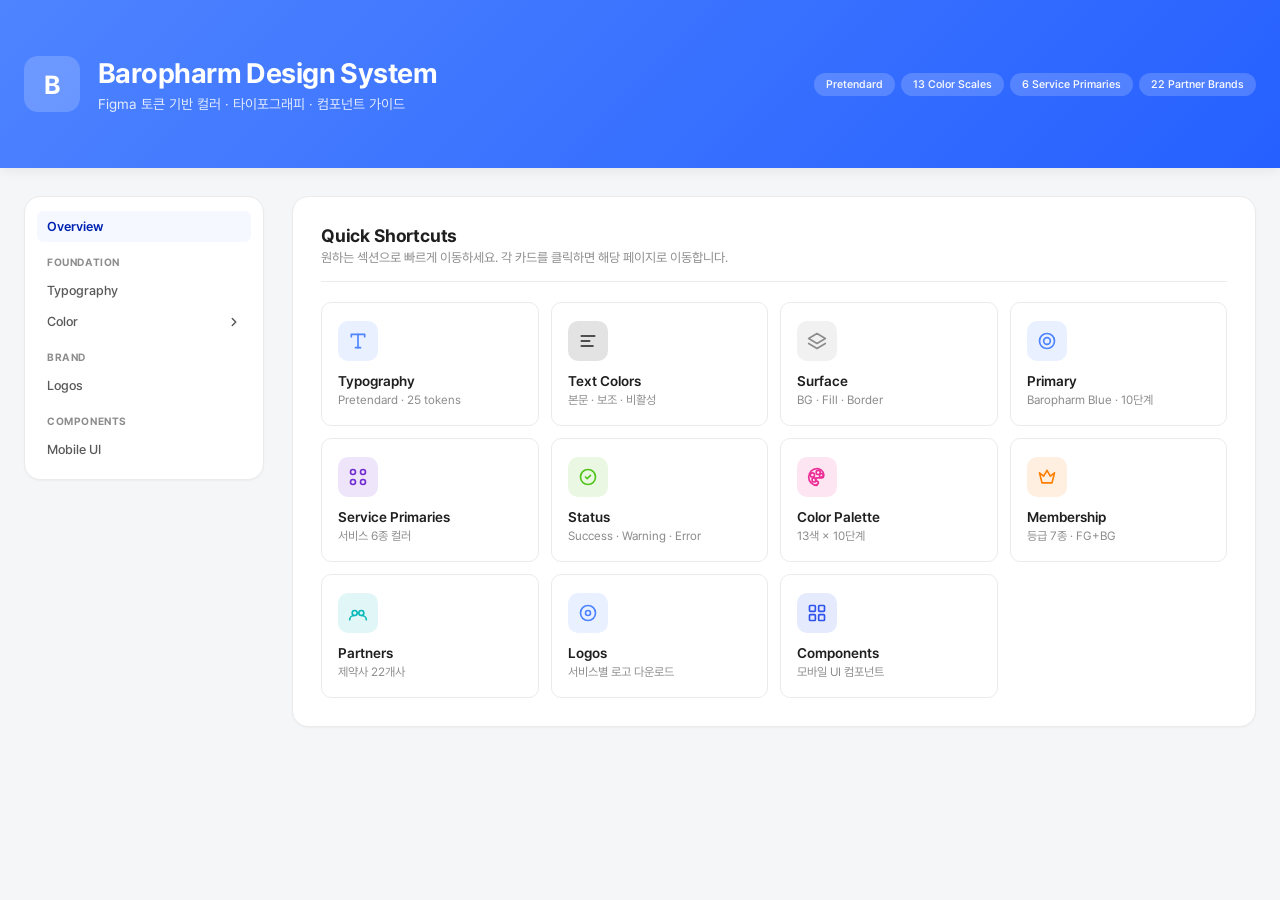
<file: index.html>
<!DOCTYPE html>
<html lang="ko">
<head>
  <meta charset="UTF-8" />
  <meta name="viewport" content="width=device-width, initial-scale=1.0" />
  <title>Overview · Baropharm Design System</title>
  <link rel="stylesheet" href="assets/styles.css" />
</head>
<body>
  <div id="topbar-mount"></div>
  <div class="app">
    <div id="sidebar-mount"></div>
    <main class="main">
      <section id="overview" class="panel">
        <header>
          <h2>Quick Shortcuts</h2>
          <p>원하는 섹션으로 빠르게 이동하세요. 각 카드를 클릭하면 해당 페이지로 이동합니다.</p>
        </header>
        <div class="shortcut-grid">
          <a class="shortcut" href="typography.html" style="--accent:#4e84ff">
            <div class="ic"><svg viewBox="0 0 24 24" fill="none" stroke="currentColor" stroke-width="2" stroke-linecap="round" stroke-linejoin="round"><polyline points="4 7 4 4 20 4 20 7"/><line x1="9" y1="20" x2="15" y2="20"/><line x1="12" y1="4" x2="12" y2="20"/></svg></div>
            <div class="t">Typography</div>
            <div class="s">Pretendard · 25 tokens</div>
          </a>
          <a class="shortcut" href="color.html#text" style="--accent:#1f1f1f">
            <div class="ic"><svg viewBox="0 0 24 24" fill="none" stroke="currentColor" stroke-width="2" stroke-linecap="round" stroke-linejoin="round"><line x1="4" y1="6" x2="20" y2="6"/><line x1="4" y1="12" x2="14" y2="12"/><line x1="4" y1="18" x2="18" y2="18"/></svg></div>
            <div class="t">Text Colors</div>
            <div class="s">본문 · 보조 · 비활성</div>
          </a>
          <a class="shortcut" href="color.html#surface" style="--accent:#8c8c8c">
            <div class="ic"><svg viewBox="0 0 24 24" fill="none" stroke="currentColor" stroke-width="2" stroke-linecap="round" stroke-linejoin="round"><polygon points="12 3 22 9 12 15 2 9 12 3"/><polyline points="2 15 12 21 22 15"/></svg></div>
            <div class="t">Surface</div>
            <div class="s">BG · Fill · Border</div>
          </a>
          <a class="shortcut" href="color.html#primary" style="--accent:#4e84ff">
            <div class="ic"><svg viewBox="0 0 24 24" fill="none" stroke="currentColor" stroke-width="2" stroke-linecap="round" stroke-linejoin="round"><circle cx="12" cy="12" r="9"/><circle cx="12" cy="12" r="4"/></svg></div>
            <div class="t">Primary</div>
            <div class="s">Baropharm Blue · 10단계</div>
          </a>
          <a class="shortcut" href="color.html#services" style="--accent:#722ed1">
            <div class="ic"><svg viewBox="0 0 24 24" fill="none" stroke="currentColor" stroke-width="2" stroke-linecap="round" stroke-linejoin="round"><circle cx="6" cy="6" r="3"/><circle cx="18" cy="6" r="3"/><circle cx="6" cy="18" r="3"/><circle cx="18" cy="18" r="3"/></svg></div>
            <div class="t">Service Primaries</div>
            <div class="s">서비스 6종 컬러</div>
          </a>
          <a class="shortcut" href="color.html#status" style="--accent:#52c41a">
            <div class="ic"><svg viewBox="0 0 24 24" fill="none" stroke="currentColor" stroke-width="2" stroke-linecap="round" stroke-linejoin="round"><circle cx="12" cy="12" r="9"/><polyline points="9 12 11 14 15 10"/></svg></div>
            <div class="t">Status</div>
            <div class="s">Success · Warning · Error</div>
          </a>
          <a class="shortcut" href="color.html#palette" style="--accent:#eb2f96">
            <div class="ic"><svg viewBox="0 0 24 24" fill="none" stroke="currentColor" stroke-width="2" stroke-linecap="round" stroke-linejoin="round"><circle cx="13.5" cy="6.5" r="2.5"/><circle cx="17.5" cy="10.5" r="2.5"/><circle cx="6.5" cy="9.5" r="2.5"/><circle cx="8.5" cy="15.5" r="2.5"/><path d="M12 22a10 10 0 1 1 0-20c4 0 8 3 8 7-1 4-5 4-5 4h-3a2 2 0 0 0 0 4 2 2 0 0 1-1 4z"/></svg></div>
            <div class="t">Color Palette</div>
            <div class="s">13색 × 10단계</div>
          </a>
          <a class="shortcut" href="color.html#membership" style="--accent:#fc7f00">
            <div class="ic"><svg viewBox="0 0 24 24" fill="none" stroke="currentColor" stroke-width="2" stroke-linecap="round" stroke-linejoin="round"><path d="M3 7l3 12h12l3-12-5 4-4-7-4 7-5-4z"/></svg></div>
            <div class="t">Membership</div>
            <div class="s">등급 7종 · FG+BG</div>
          </a>
          <a class="shortcut" href="color.html#partners" style="--accent:#09b9ba">
            <div class="ic"><svg viewBox="0 0 24 24" fill="none" stroke="currentColor" stroke-width="2" stroke-linecap="round" stroke-linejoin="round"><circle cx="8" cy="12" r="3"/><circle cx="16" cy="12" r="3"/><path d="M2 20c0-3 3-5 6-5"/><path d="M22 20c0-3-3-5-6-5"/></svg></div>
            <div class="t">Partners</div>
            <div class="s">제약사 22개사</div>
          </a>
          <a class="shortcut" href="logos.html" style="--accent:#4e84ff">
            <div class="ic"><svg viewBox="0 0 24 24" fill="none" stroke="currentColor" stroke-width="2" stroke-linecap="round" stroke-linejoin="round"><circle cx="12" cy="12" r="9"/><circle cx="12" cy="12" r="3"/></svg></div>
            <div class="t">Logos</div>
            <div class="s">서비스별 로고 다운로드</div>
          </a>
          <a class="shortcut" href="components.html" style="--accent:#2f54eb">
            <div class="ic"><svg viewBox="0 0 24 24" fill="none" stroke="currentColor" stroke-width="2" stroke-linecap="round" stroke-linejoin="round"><rect x="3" y="3" width="7" height="7" rx="1"/><rect x="14" y="3" width="7" height="7" rx="1"/><rect x="3" y="14" width="7" height="7" rx="1"/><rect x="14" y="14" width="7" height="7" rx="1"/></svg></div>
            <div class="t">Components</div>
            <div class="s">모바일 UI 컴포넌트</div>
          </a>
        </div>
      </section>
    </main>
  </div>
  <div class="toast" id="toast">복사됨</div>
  <script src="assets/data.js"></script>
  <script src="assets/app.js"></script>
</body>
</html>
</file>
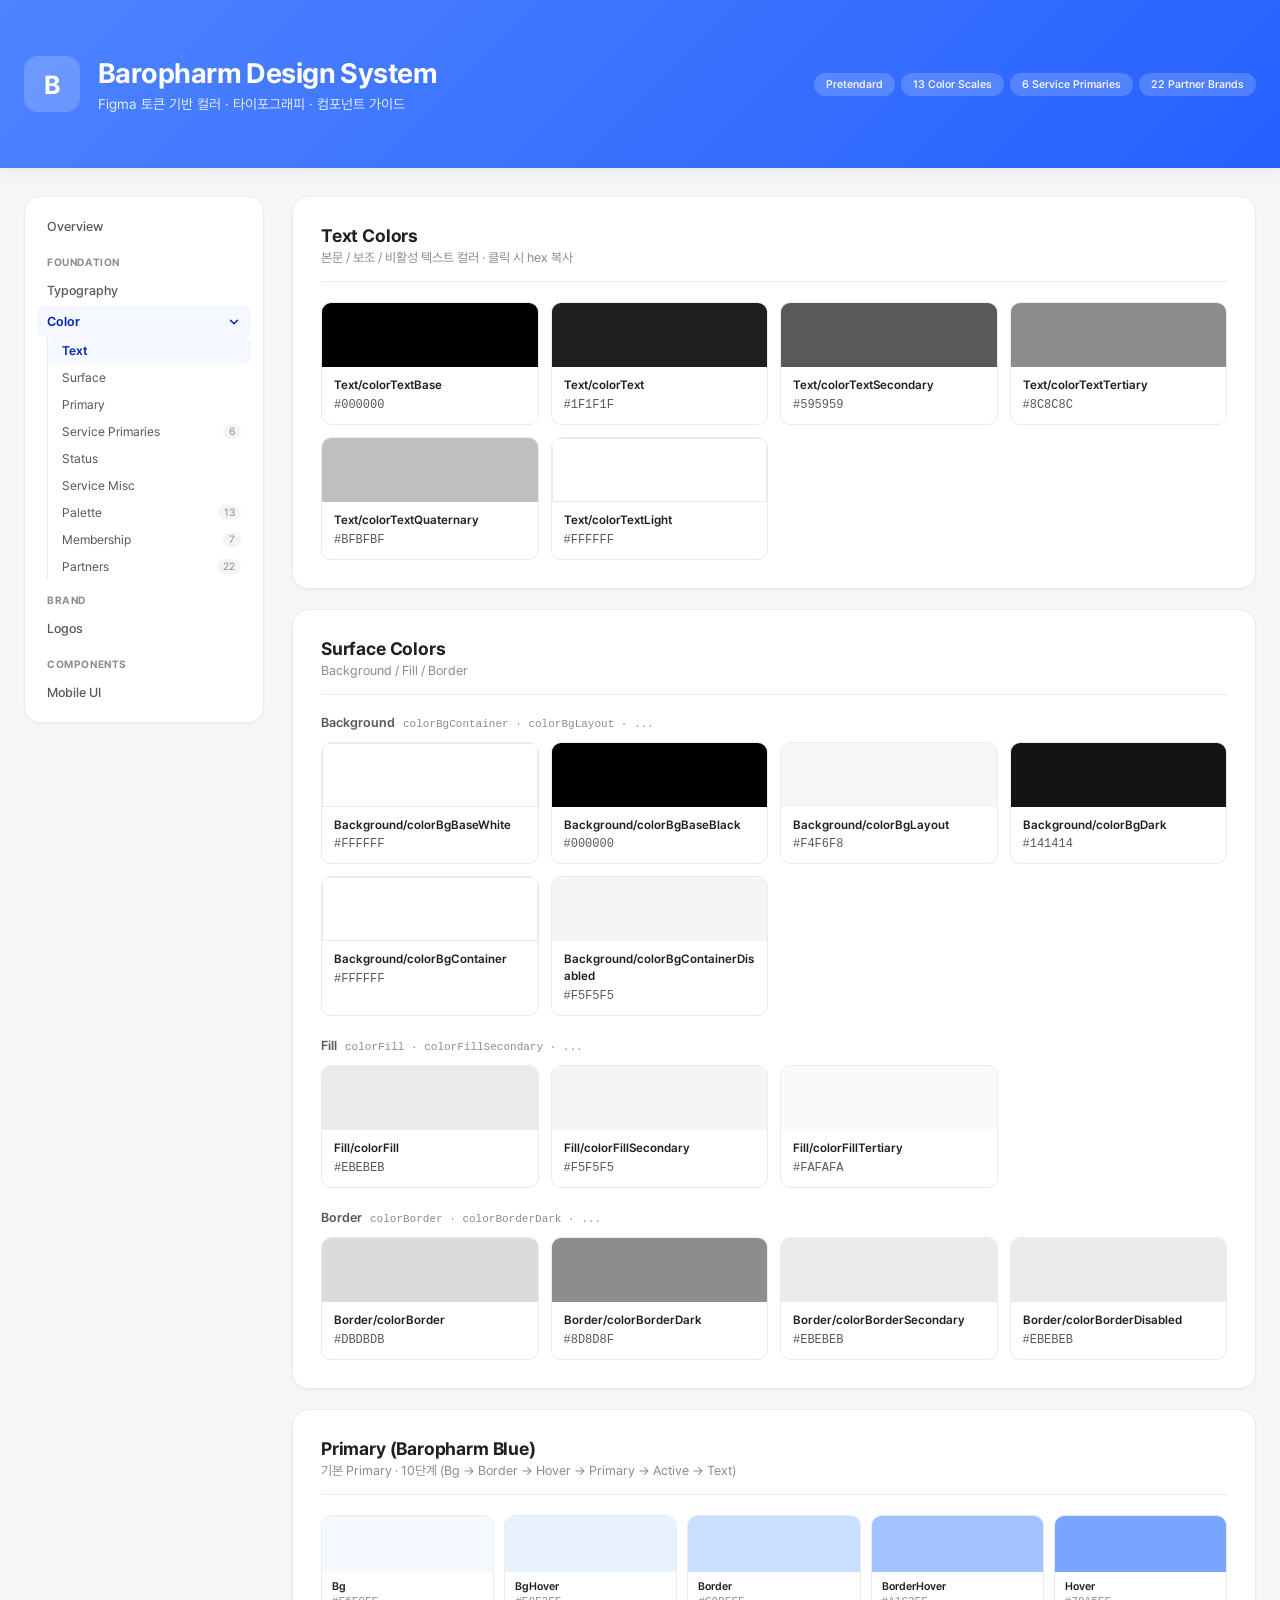
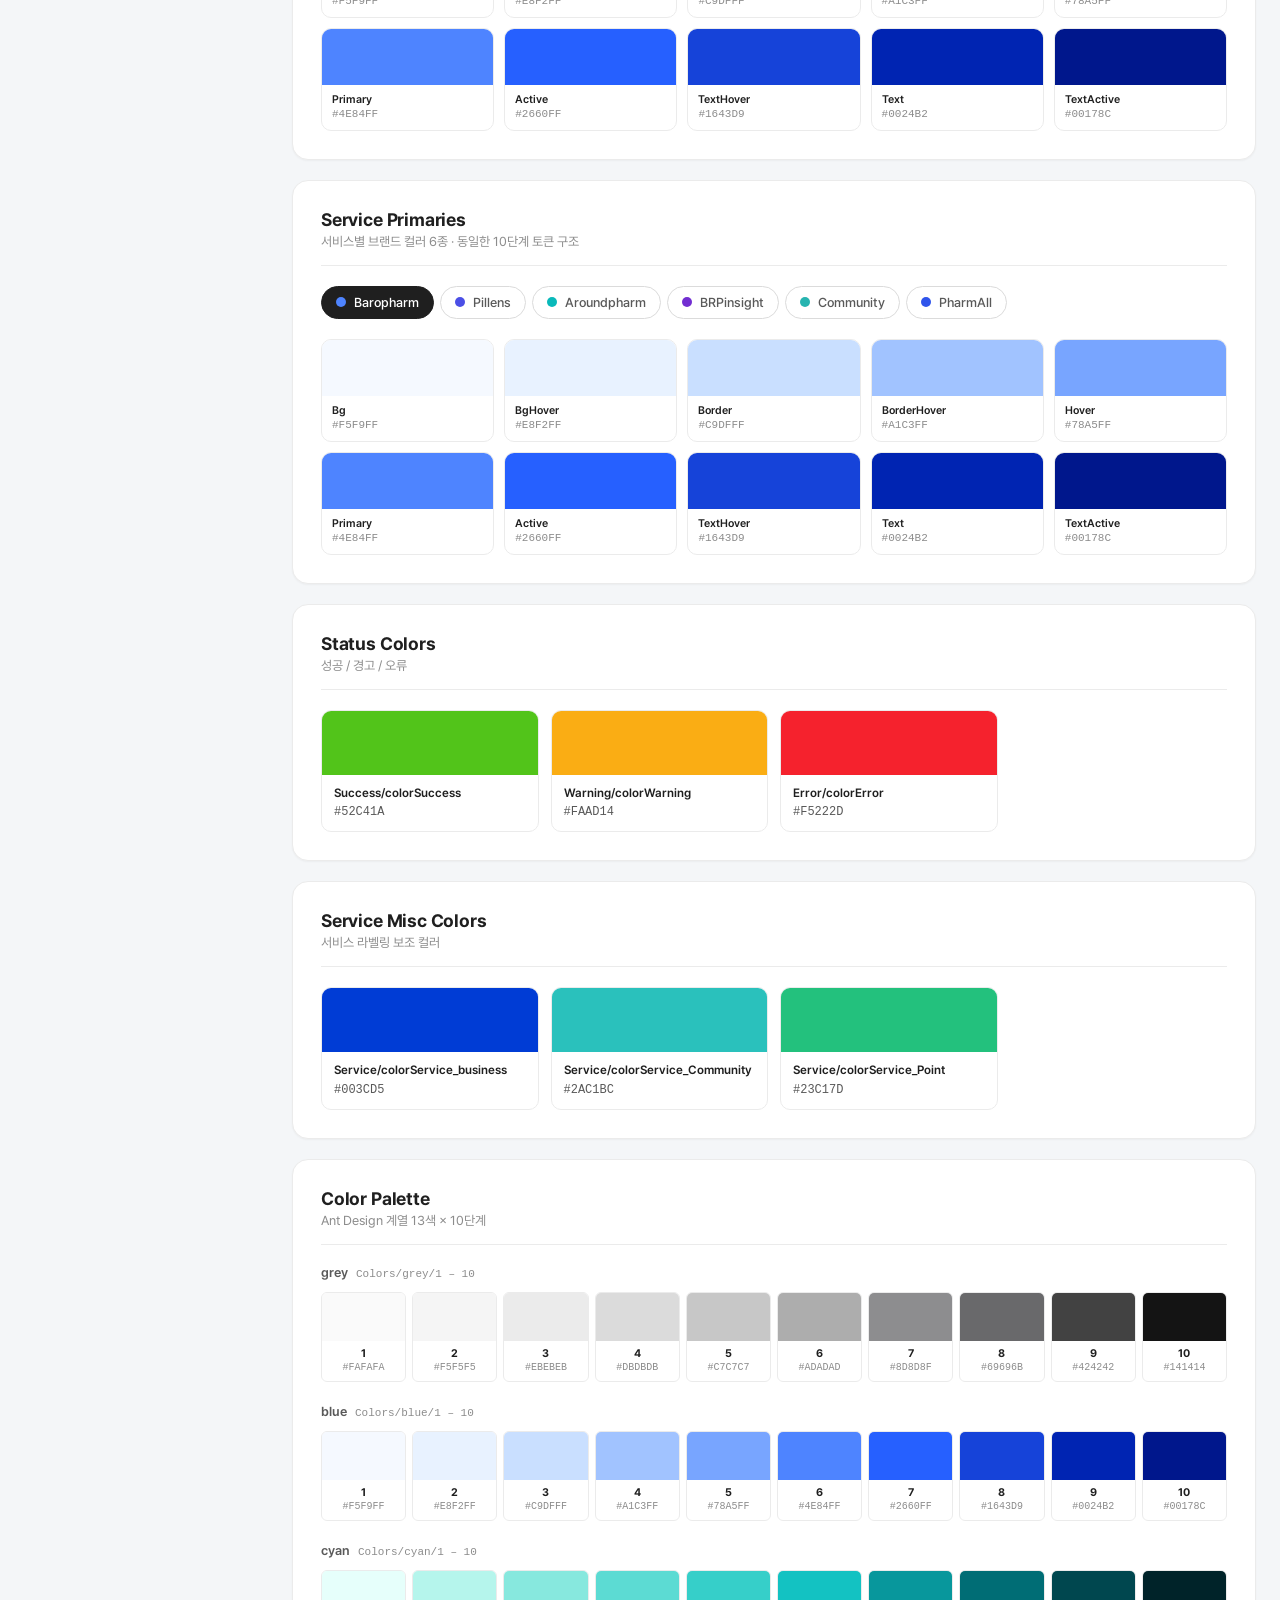
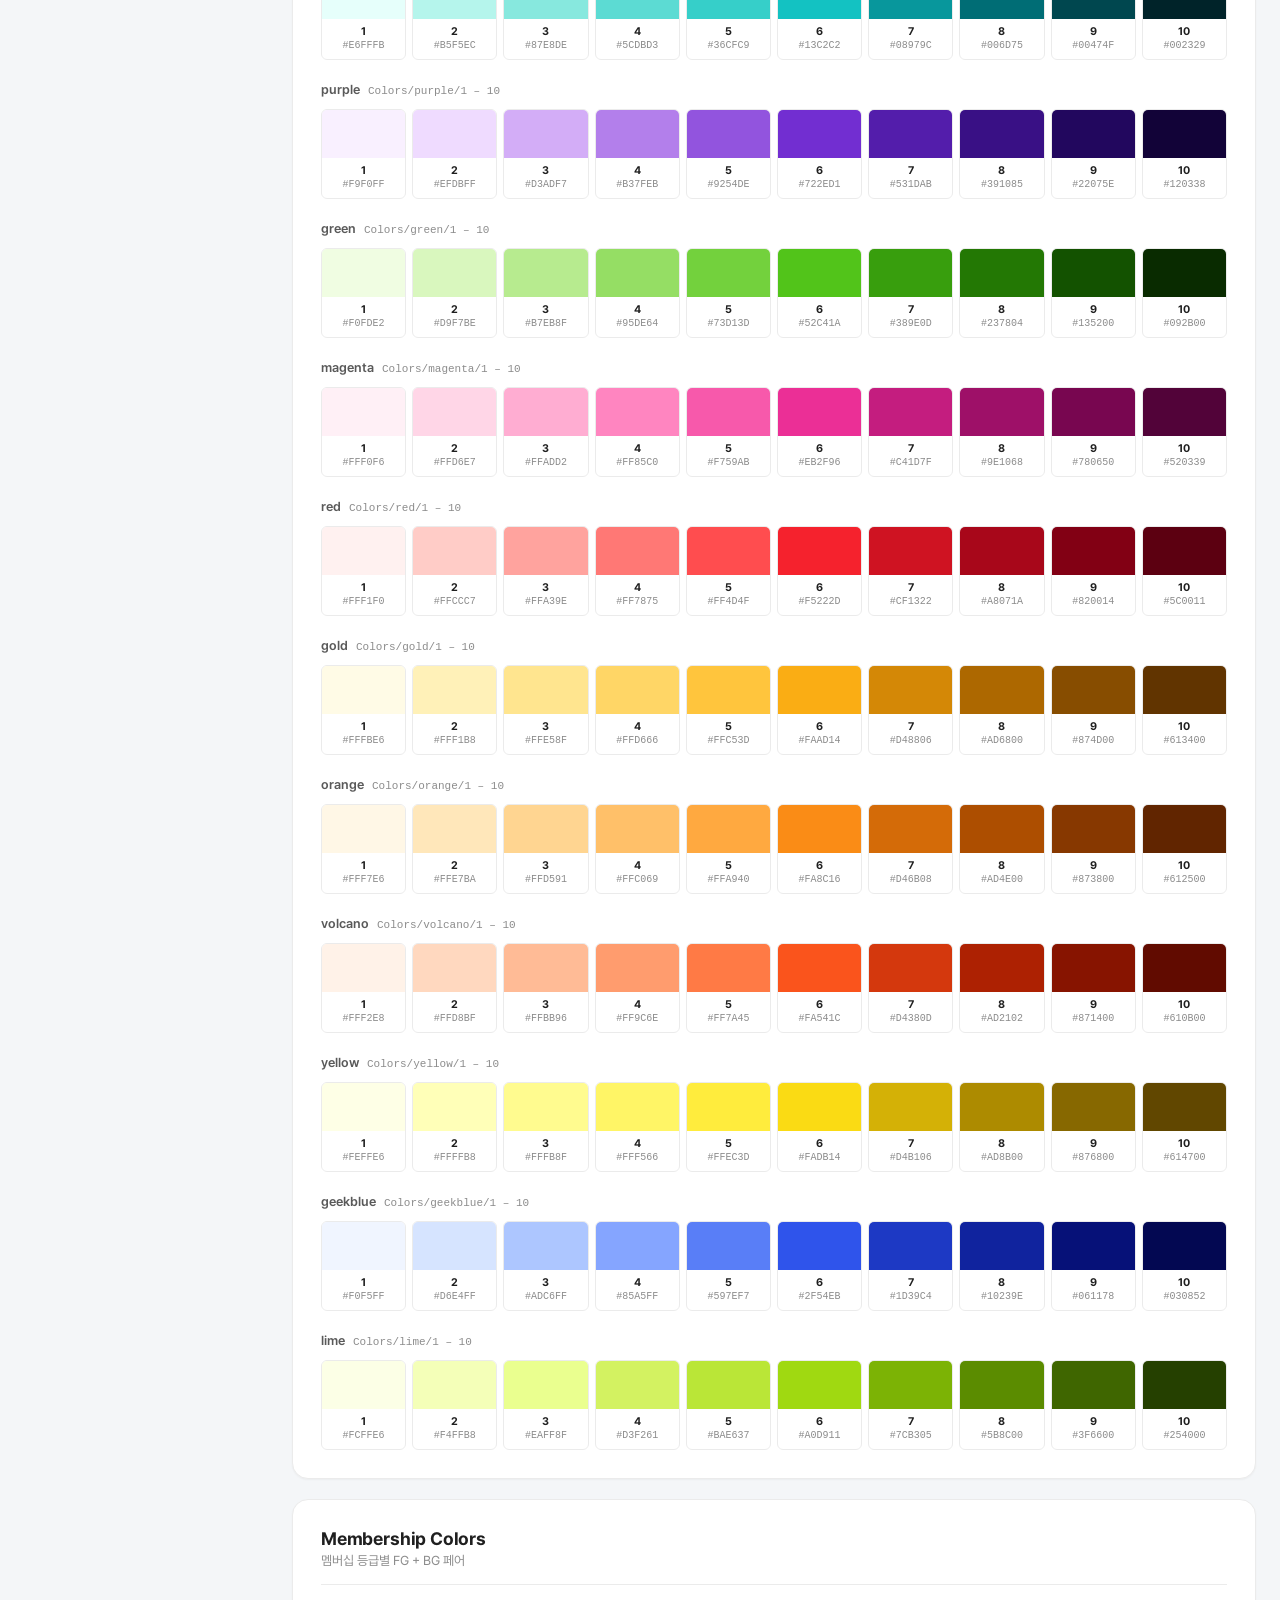
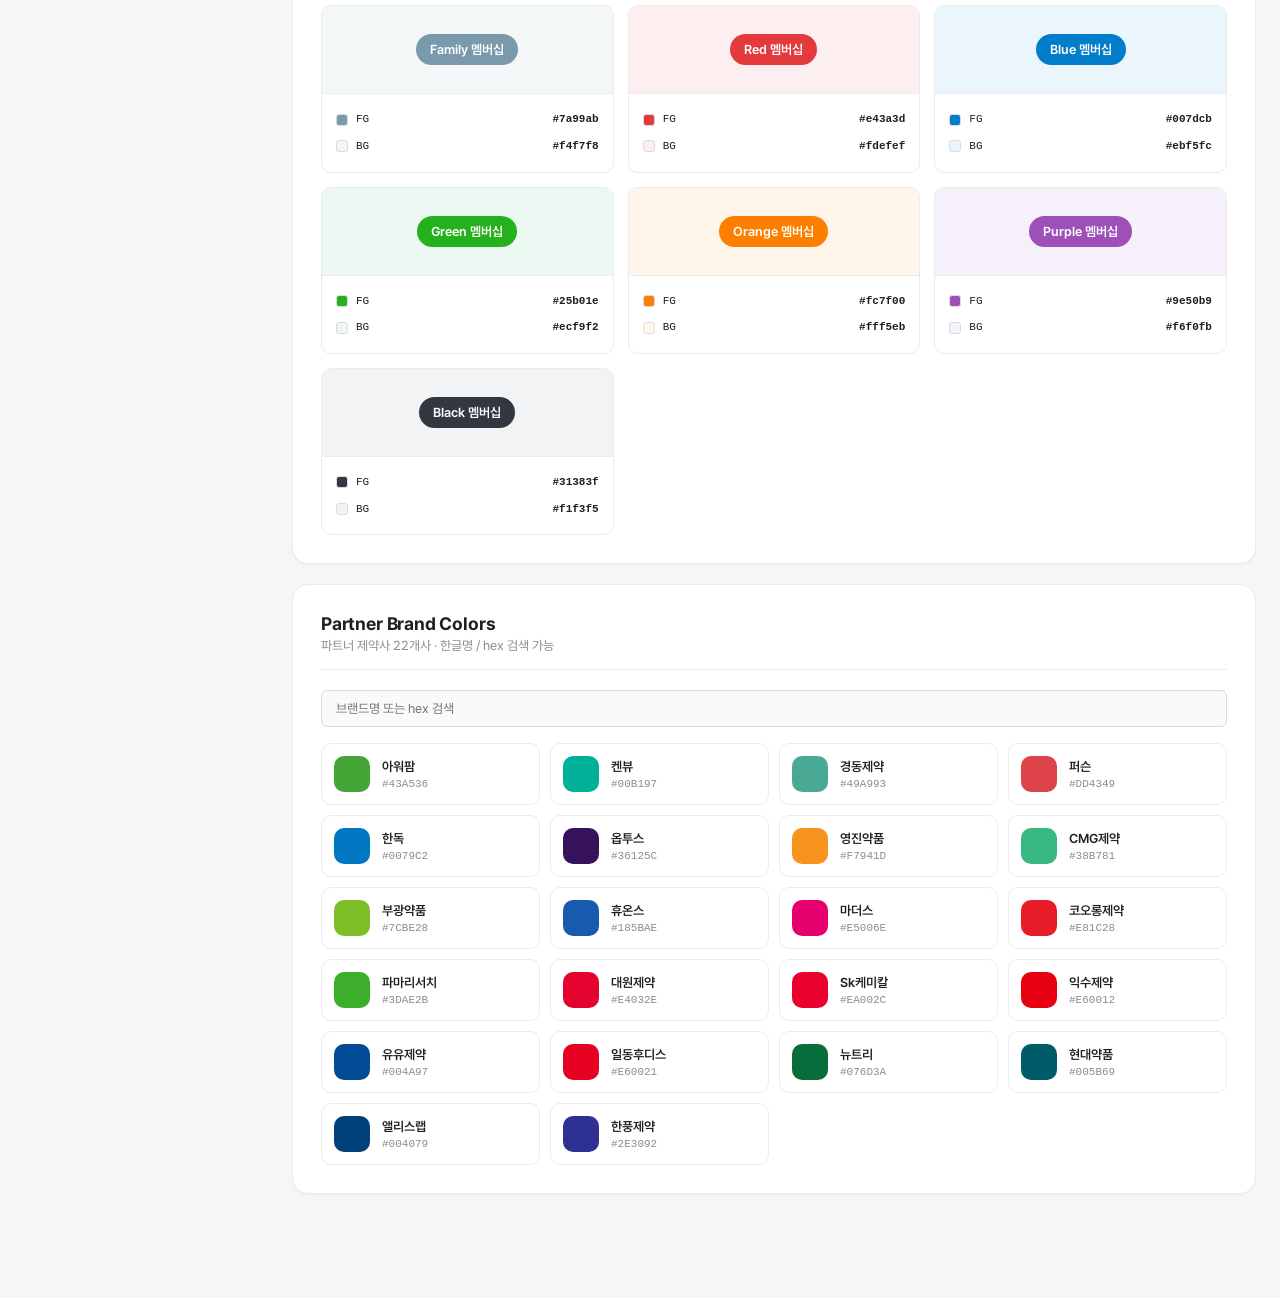
<file: color.html>
<!DOCTYPE html>
<html lang="ko">
<head>
  <meta charset="UTF-8" />
  <meta name="viewport" content="width=device-width, initial-scale=1.0" />
  <title>Color · Baropharm Design System</title>
  <link rel="stylesheet" href="assets/styles.css" />
</head>
<body>
  <div id="topbar-mount"></div>
  <div class="app">
    <div id="sidebar-mount"></div>
    <main class="main">
      <section id="text" class="panel">
        <header><h2>Text Colors</h2><p>본문 / 보조 / 비활성 텍스트 컬러 · 클릭 시 hex 복사</p></header>
        <div class="swatch-grid" data-swatches="text"></div>
      </section>

      <section id="surface" class="panel">
        <header><h2>Surface Colors</h2><p>Background / Fill / Border</p></header>
        <div class="group">
          <h3 class="group-title">Background <small>colorBgContainer · colorBgLayout · ...</small></h3>
          <div class="swatch-grid" data-swatches="background"></div>
        </div>
        <div class="group">
          <h3 class="group-title">Fill <small>colorFill · colorFillSecondary · ...</small></h3>
          <div class="swatch-grid" data-swatches="fill"></div>
        </div>
        <div class="group">
          <h3 class="group-title">Border <small>colorBorder · colorBorderDark · ...</small></h3>
          <div class="swatch-grid" data-swatches="border"></div>
        </div>
      </section>

      <section id="primary" class="panel">
        <header><h2>Primary (Baropharm Blue)</h2><p>기본 Primary · 10단계 (Bg → Border → Hover → Primary → Active → Text)</p></header>
        <div class="service-panel" data-service-panel="Baropharm"></div>
      </section>

      <section id="services" class="panel">
        <header><h2>Service Primaries</h2><p>서비스별 브랜드 컬러 6종 · 동일한 10단계 토큰 구조</p></header>
        <div class="tabs" id="service-tabs"></div>
        <div class="service-panel" id="service-panel"></div>
      </section>

      <section id="status" class="panel">
        <header><h2>Status Colors</h2><p>성공 / 경고 / 오류</p></header>
        <div class="swatch-grid" data-swatches="status"></div>
      </section>

      <section id="service-misc" class="panel">
        <header><h2>Service Misc Colors</h2><p>서비스 라벨링 보조 컬러</p></header>
        <div class="swatch-grid" data-swatches="service-misc"></div>
      </section>

      <section id="palette" class="panel">
        <header><h2>Color Palette</h2><p>Ant Design 계열 13색 × 10단계</p></header>
        <div id="palette-list"></div>
      </section>

      <section id="membership" class="panel">
        <header><h2>Membership Colors</h2><p>멤버십 등급별 FG + BG 페어</p></header>
        <div class="membership-grid" id="membership-list"></div>
      </section>

      <section id="partners" class="panel">
        <header><h2>Partner Brand Colors</h2><p>파트너 제약사 22개사 · 한글명 / hex 검색 가능</p></header>
        <div class="partner-search">
          <input id="partner-search-input" type="text" placeholder="브랜드명 또는 hex 검색" />
        </div>
        <div class="brand-grid" id="partners-list"></div>
      </section>
    </main>
  </div>
  <div class="toast" id="toast">복사됨</div>
  <script src="assets/data.js"></script>
  <script src="assets/app.js"></script>
</body>
</html>
</file>
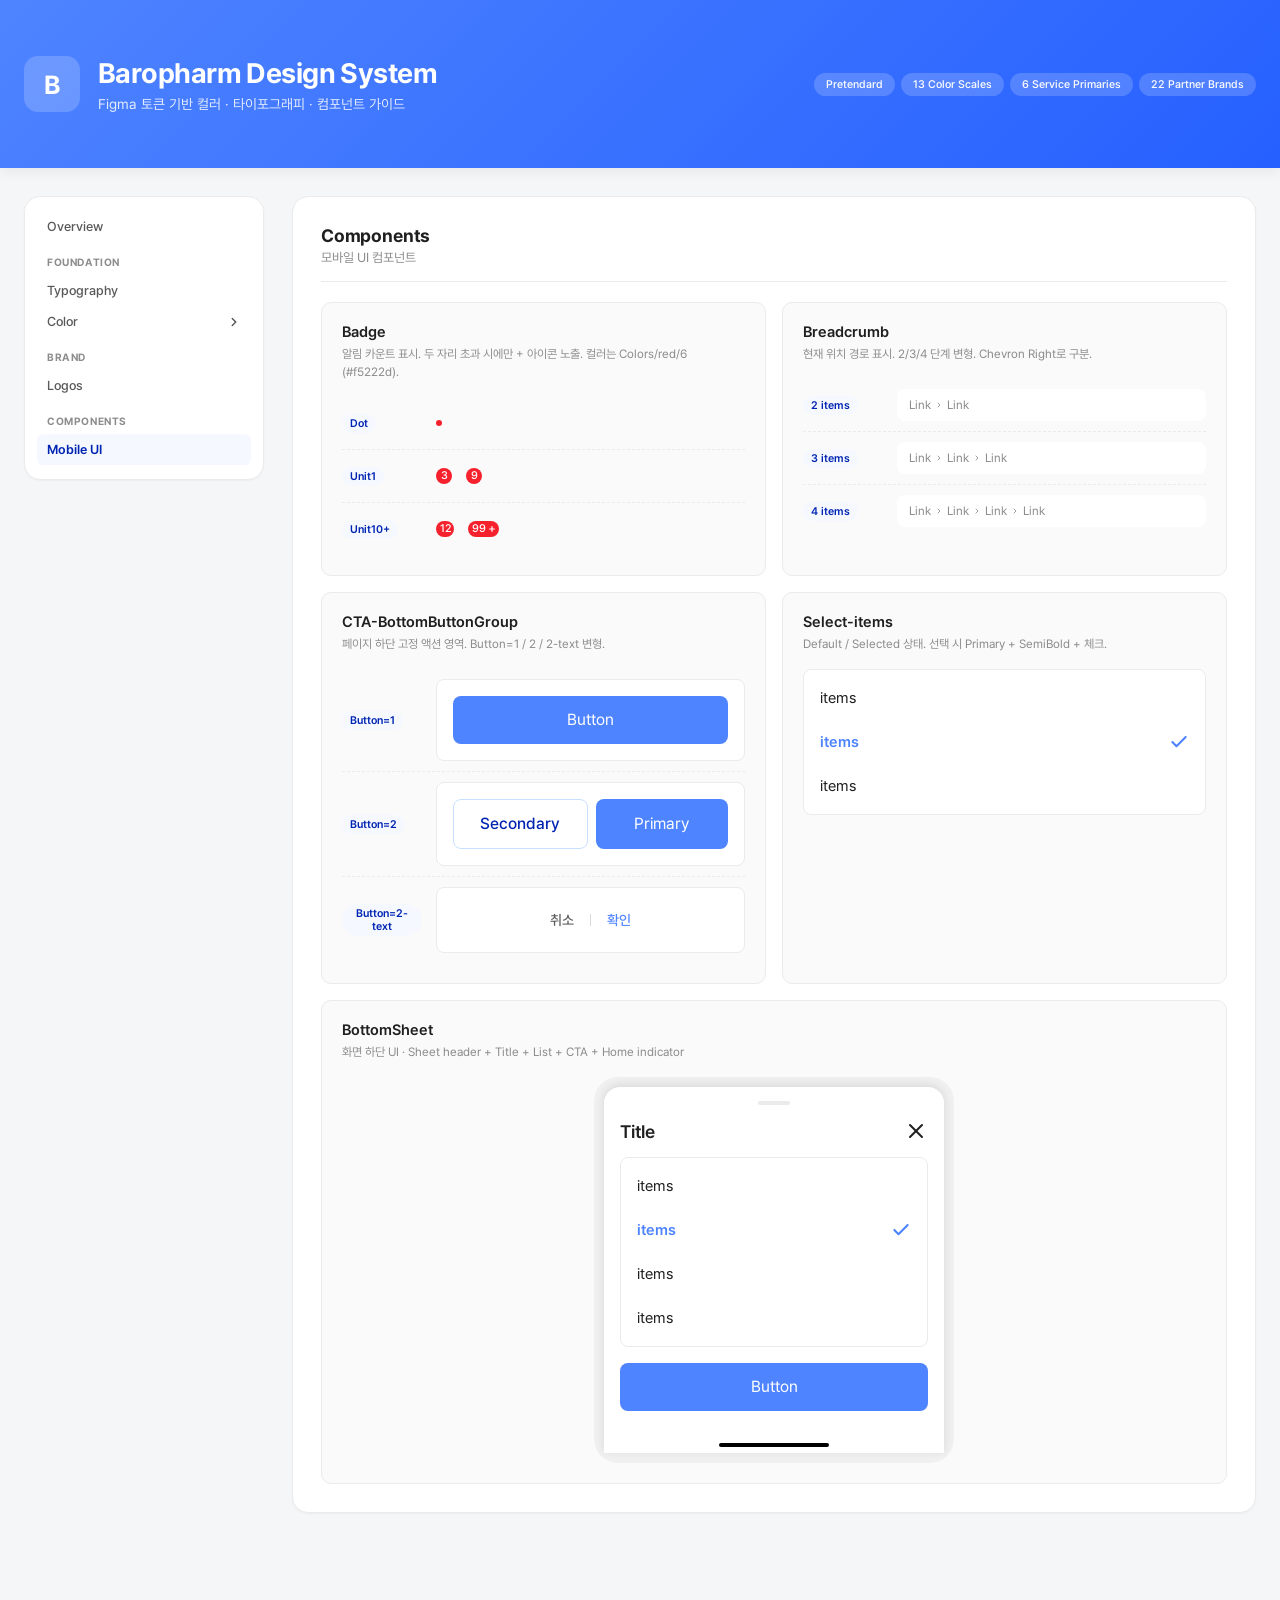
<file: components.html>
<!DOCTYPE html>
<html lang="ko">
<head>
  <meta charset="UTF-8" />
  <meta name="viewport" content="width=device-width, initial-scale=1.0" />
  <title>Components · Baropharm Design System</title>
  <link rel="stylesheet" href="assets/styles.css" />
</head>
<body>
  <div id="topbar-mount"></div>
  <div class="app">
    <div id="sidebar-mount"></div>
    <main class="main">
      <section id="components" class="panel">
        <header><h2>Components</h2><p>모바일 UI 컴포넌트</p></header>
        <div class="components-grid">

          <div class="component-card">
            <div class="c-title">Badge</div>
            <div class="c-desc">알림 카운트 표시. 두 자리 초과 시에만 + 아이콘 노출. 컬러는 Colors/red/6 (#f5222d).</div>
            <div class="variant-row">
              <span class="var-tag">Dot</span>
              <div class="variant-stage"><span class="badge badge-dot" aria-label="dot"></span></div>
            </div>
            <div class="variant-row">
              <span class="var-tag">Unit1</span>
              <div class="variant-stage">
                <span class="badge badge-unit1">3</span>
                <span class="badge badge-unit1">9</span>
              </div>
            </div>
            <div class="variant-row">
              <span class="var-tag">Unit10+</span>
              <div class="variant-stage">
                <span class="badge badge-unit10">12</span>
                <span class="badge badge-unit10">99<span class="plus" aria-hidden="true"><svg viewBox="0 0 24 24" fill="none" stroke="currentColor" stroke-width="3.5" stroke-linecap="round" stroke-linejoin="round"><line x1="12" y1="5" x2="12" y2="19"/><line x1="5" y1="12" x2="19" y2="12"/></svg></span></span>
              </div>
            </div>
          </div>

          <div class="component-card">
            <div class="c-title">Breadcrumb</div>
            <div class="c-desc">현재 위치 경로 표시. 2/3/4 단계 변형. Chevron Right로 구분.</div>
            <div class="variant-row">
              <span class="var-tag">2 items</span>
              <nav class="breadcrumb">
                <a href="#">Link</a>
                <span class="chev"><svg viewBox="0 0 24 24" fill="none" stroke="currentColor" stroke-width="2.5" stroke-linecap="round" stroke-linejoin="round"><polyline points="9 6 15 12 9 18"/></svg></span>
                <a href="#">Link</a>
              </nav>
            </div>
            <div class="variant-row">
              <span class="var-tag">3 items</span>
              <nav class="breadcrumb">
                <a href="#">Link</a>
                <span class="chev"><svg viewBox="0 0 24 24" fill="none" stroke="currentColor" stroke-width="2.5" stroke-linecap="round" stroke-linejoin="round"><polyline points="9 6 15 12 9 18"/></svg></span>
                <a href="#">Link</a>
                <span class="chev"><svg viewBox="0 0 24 24" fill="none" stroke="currentColor" stroke-width="2.5" stroke-linecap="round" stroke-linejoin="round"><polyline points="9 6 15 12 9 18"/></svg></span>
                <a href="#">Link</a>
              </nav>
            </div>
            <div class="variant-row">
              <span class="var-tag">4 items</span>
              <nav class="breadcrumb">
                <a href="#">Link</a>
                <span class="chev"><svg viewBox="0 0 24 24" fill="none" stroke="currentColor" stroke-width="2.5" stroke-linecap="round" stroke-linejoin="round"><polyline points="9 6 15 12 9 18"/></svg></span>
                <a href="#">Link</a>
                <span class="chev"><svg viewBox="0 0 24 24" fill="none" stroke="currentColor" stroke-width="2.5" stroke-linecap="round" stroke-linejoin="round"><polyline points="9 6 15 12 9 18"/></svg></span>
                <a href="#">Link</a>
                <span class="chev"><svg viewBox="0 0 24 24" fill="none" stroke="currentColor" stroke-width="2.5" stroke-linecap="round" stroke-linejoin="round"><polyline points="9 6 15 12 9 18"/></svg></span>
                <a href="#">Link</a>
              </nav>
            </div>
          </div>

          <div class="component-card">
            <div class="c-title">CTA-BottomButtonGroup</div>
            <div class="c-desc">페이지 하단 고정 액션 영역. Button=1 / 2 / 2-text 변형.</div>
            <div class="variant-row">
              <span class="var-tag">Button=1</span>
              <div class="btn-stage"><button class="cta-button">Button</button></div>
            </div>
            <div class="variant-row">
              <span class="var-tag">Button=2</span>
              <div class="btn-stage">
                <div class="btn-row-2">
                  <button class="btn-secondary">Secondary</button>
                  <button class="cta-button">Primary</button>
                </div>
              </div>
            </div>
            <div class="variant-row">
              <span class="var-tag">Button=2-text</span>
              <div class="btn-stage">
                <div class="btn-row-text">
                  <button class="btn-text">취소</button>
                  <span class="divider"></span>
                  <button class="btn-text primary">확인</button>
                </div>
              </div>
            </div>
          </div>

          <div class="component-card">
            <div class="c-title">Select-items</div>
            <div class="c-desc">Default / Selected 상태. 선택 시 Primary + SemiBold + 체크.</div>
            <div class="select-list">
              <div class="select-item default"><span class="item-text">items</span></div>
              <div class="select-item selected">
                <span class="item-text">items</span>
                <span class="check-icon">
                  <svg width="20" height="20" viewBox="0 0 24 24" fill="none" stroke="currentColor" stroke-width="2.5" stroke-linecap="round" stroke-linejoin="round"><polyline points="20 6 9 17 4 12"/></svg>
                </span>
              </div>
              <div class="select-item default"><span class="item-text">items</span></div>
            </div>
          </div>

          <div class="component-card" style="grid-column: 1 / -1;">
            <div class="c-title">BottomSheet</div>
            <div class="c-desc">화면 하단 UI · Sheet header + Title + List + CTA + Home indicator</div>
            <div class="device-frame">
              <div class="bottom-sheet">
                <div class="sheet-header"><div class="drag-handle"></div></div>
                <div class="sheet-title-row">
                  <div class="sheet-title">Title</div>
                  <button class="close-btn" aria-label="close">
                    <svg width="24" height="24" viewBox="0 0 24 24" fill="none" stroke="currentColor" stroke-width="2" stroke-linecap="round" stroke-linejoin="round"><line x1="18" y1="6" x2="6" y2="18"/><line x1="6" y1="6" x2="18" y2="18"/></svg>
                  </button>
                </div>
                <div class="sheet-body">
                  <div class="select-list">
                    <div class="select-item default"><span class="item-text">items</span></div>
                    <div class="select-item selected">
                      <span class="item-text">items</span>
                      <span class="check-icon">
                        <svg width="20" height="20" viewBox="0 0 24 24" fill="none" stroke="currentColor" stroke-width="2.5" stroke-linecap="round" stroke-linejoin="round"><polyline points="20 6 9 17 4 12"/></svg>
                      </span>
                    </div>
                    <div class="select-item default"><span class="item-text">items</span></div>
                    <div class="select-item default"><span class="item-text">items</span></div>
                  </div>
                </div>
                <div class="sheet-footer"><button class="cta-button">Button</button></div>
                <div class="home-indicator"><span></span></div>
              </div>
            </div>
          </div>
        </div>
      </section>
    </main>
  </div>
  <div class="toast" id="toast">복사됨</div>
  <script src="assets/data.js"></script>
  <script src="assets/app.js"></script>
</body>
</html>
</file>
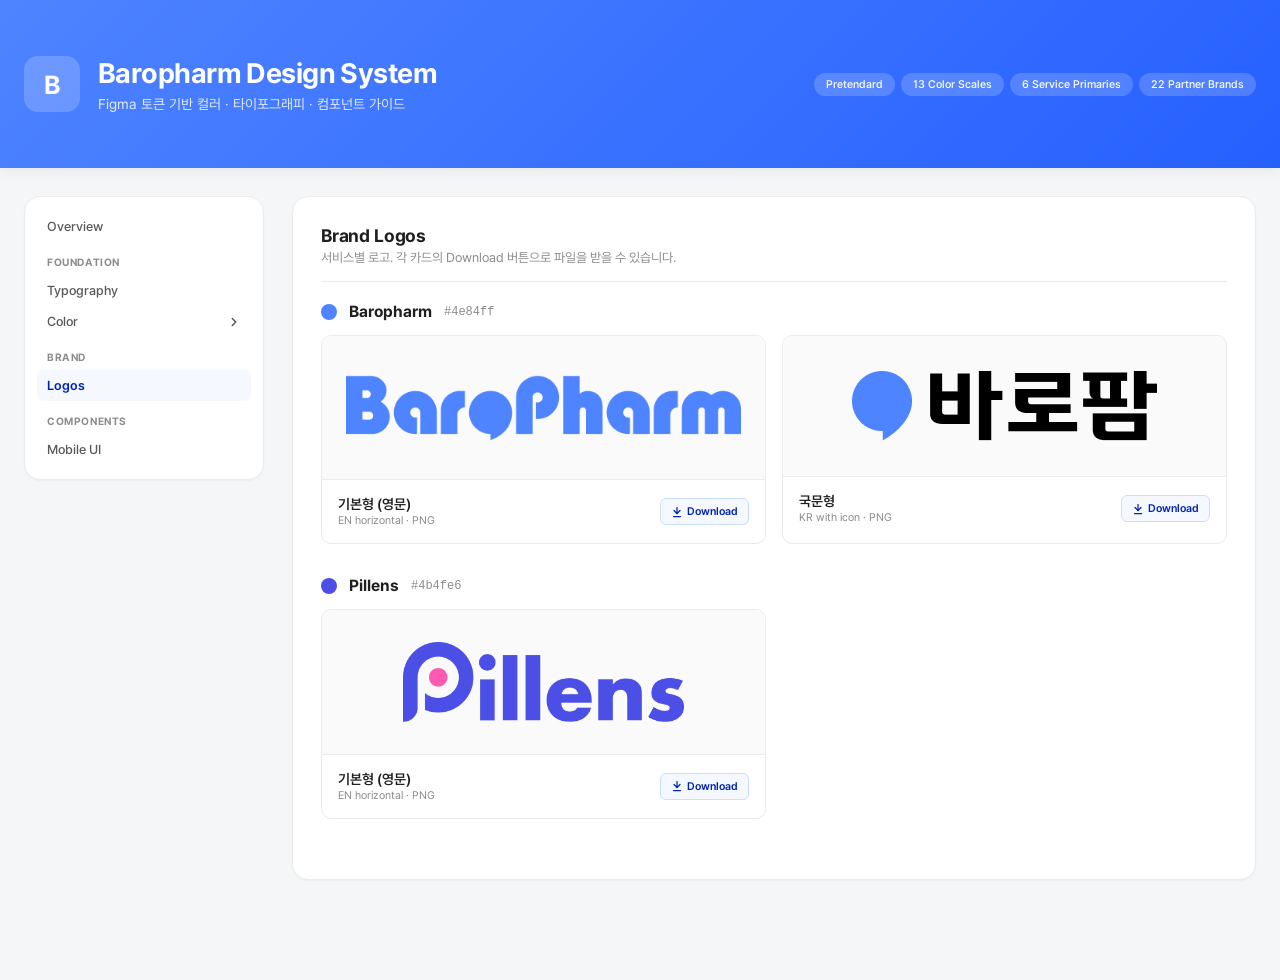
<file: logos.html>
<!DOCTYPE html>
<html lang="ko">
<head>
  <meta charset="UTF-8" />
  <meta name="viewport" content="width=device-width, initial-scale=1.0" />
  <title>Logos · Baropharm Design System</title>
  <link rel="stylesheet" href="assets/styles.css" />
</head>
<body>
  <div id="topbar-mount"></div>
  <div class="app">
    <div id="sidebar-mount"></div>
    <main class="main">
      <section id="logos" class="panel">
        <header>
          <h2>Brand Logos</h2>
          <p>서비스별 로고. 각 카드의 Download 버튼으로 파일을 받을 수 있습니다.</p>
        </header>
        <div id="logos-list"></div>
      </section>
    </main>
  </div>
  <div class="toast" id="toast">복사됨</div>
  <script src="assets/data.js"></script>
  <script src="assets/app.js"></script>
</body>
</html>
</file>
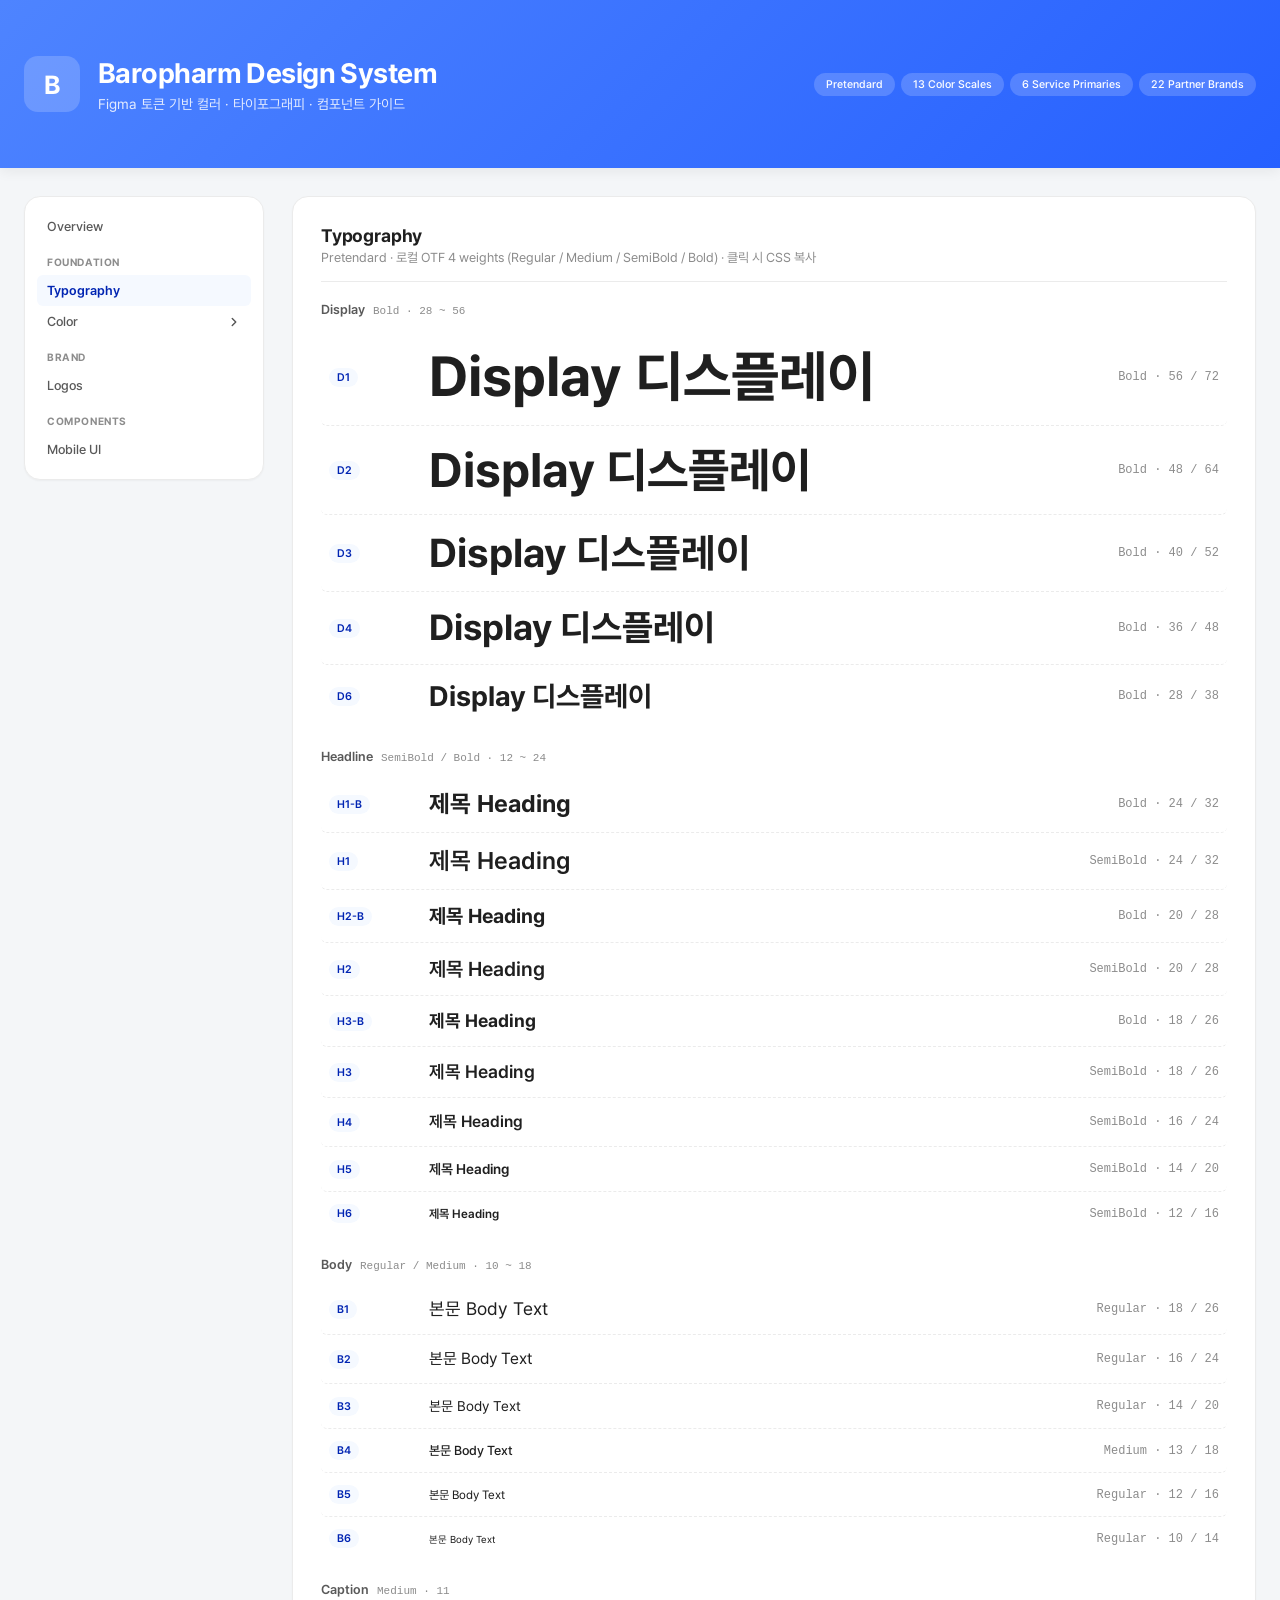
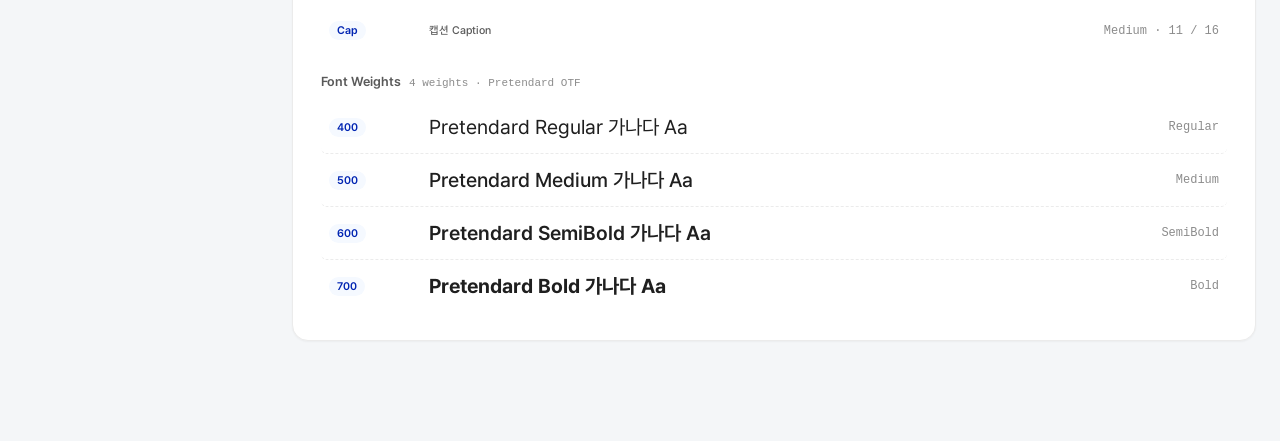
<file: typography.html>
<!DOCTYPE html>
<html lang="ko">
<head>
  <meta charset="UTF-8" />
  <meta name="viewport" content="width=device-width, initial-scale=1.0" />
  <title>Typography · Baropharm Design System</title>
  <link rel="stylesheet" href="assets/styles.css" />
</head>
<body>
  <div id="topbar-mount"></div>
  <div class="app">
    <div id="sidebar-mount"></div>
    <main class="main">
      <section id="typography" class="panel">
        <header>
          <h2>Typography</h2>
          <p>Pretendard · 로컬 OTF 4 weights (Regular / Medium / SemiBold / Bold) · 클릭 시 CSS 복사</p>
        </header>

        <div class="group">
          <h3 class="group-title">Display <small>Bold · 28 ~ 56</small></h3>
          <div class="type-list">
            <div class="type-row" data-css="font: 700 56px/72px Pretendard;"><span class="tag">D1</span><span class="sample t-d1">Display 디스플레이</span><span class="spec">Bold · 56 / 72</span></div>
            <div class="type-row" data-css="font: 700 48px/64px Pretendard;"><span class="tag">D2</span><span class="sample t-d2">Display 디스플레이</span><span class="spec">Bold · 48 / 64</span></div>
            <div class="type-row" data-css="font: 700 40px/52px Pretendard;"><span class="tag">D3</span><span class="sample t-d3">Display 디스플레이</span><span class="spec">Bold · 40 / 52</span></div>
            <div class="type-row" data-css="font: 700 36px/48px Pretendard;"><span class="tag">D4</span><span class="sample t-d4">Display 디스플레이</span><span class="spec">Bold · 36 / 48</span></div>
            <div class="type-row" data-css="font: 700 28px/38px Pretendard;"><span class="tag">D6</span><span class="sample t-d6">Display 디스플레이</span><span class="spec">Bold · 28 / 38</span></div>
          </div>
        </div>

        <div class="group">
          <h3 class="group-title">Headline <small>SemiBold / Bold · 12 ~ 24</small></h3>
          <div class="type-list">
            <div class="type-row" data-css="font: 700 24px/32px Pretendard;"><span class="tag">H1-B</span><span class="sample t-h1-b">제목 Heading</span><span class="spec">Bold · 24 / 32</span></div>
            <div class="type-row" data-css="font: 600 24px/32px Pretendard;"><span class="tag">H1</span><span class="sample t-h1">제목 Heading</span><span class="spec">SemiBold · 24 / 32</span></div>
            <div class="type-row" data-css="font: 700 20px/28px Pretendard;"><span class="tag">H2-B</span><span class="sample t-h2-b">제목 Heading</span><span class="spec">Bold · 20 / 28</span></div>
            <div class="type-row" data-css="font: 600 20px/28px Pretendard;"><span class="tag">H2</span><span class="sample t-h2">제목 Heading</span><span class="spec">SemiBold · 20 / 28</span></div>
            <div class="type-row" data-css="font: 700 18px/26px Pretendard;"><span class="tag">H3-B</span><span class="sample t-h3-b">제목 Heading</span><span class="spec">Bold · 18 / 26</span></div>
            <div class="type-row" data-css="font: 600 18px/26px Pretendard;"><span class="tag">H3</span><span class="sample t-h3">제목 Heading</span><span class="spec">SemiBold · 18 / 26</span></div>
            <div class="type-row" data-css="font: 600 16px/24px Pretendard;"><span class="tag">H4</span><span class="sample t-h4">제목 Heading</span><span class="spec">SemiBold · 16 / 24</span></div>
            <div class="type-row" data-css="font: 600 14px/20px Pretendard;"><span class="tag">H5</span><span class="sample t-h5">제목 Heading</span><span class="spec">SemiBold · 14 / 20</span></div>
            <div class="type-row" data-css="font: 600 12px/16px Pretendard;"><span class="tag">H6</span><span class="sample t-h6">제목 Heading</span><span class="spec">SemiBold · 12 / 16</span></div>
          </div>
        </div>

        <div class="group">
          <h3 class="group-title">Body <small>Regular / Medium · 10 ~ 18</small></h3>
          <div class="type-list">
            <div class="type-row" data-css="font: 400 18px/26px Pretendard;"><span class="tag">B1</span><span class="sample t-b1">본문 Body Text</span><span class="spec">Regular · 18 / 26</span></div>
            <div class="type-row" data-css="font: 400 16px/24px Pretendard;"><span class="tag">B2</span><span class="sample t-b2">본문 Body Text</span><span class="spec">Regular · 16 / 24</span></div>
            <div class="type-row" data-css="font: 400 14px/20px Pretendard;"><span class="tag">B3</span><span class="sample t-b3">본문 Body Text</span><span class="spec">Regular · 14 / 20</span></div>
            <div class="type-row" data-css="font: 500 13px/18px Pretendard;"><span class="tag">B4</span><span class="sample t-b4">본문 Body Text</span><span class="spec">Medium · 13 / 18</span></div>
            <div class="type-row" data-css="font: 400 12px/16px Pretendard;"><span class="tag">B5</span><span class="sample t-b5">본문 Body Text</span><span class="spec">Regular · 12 / 16</span></div>
            <div class="type-row" data-css="font: 400 10px/14px Pretendard;"><span class="tag">B6</span><span class="sample t-b6">본문 Body Text</span><span class="spec">Regular · 10 / 14</span></div>
          </div>
        </div>

        <div class="group">
          <h3 class="group-title">Caption <small>Medium · 11</small></h3>
          <div class="type-list">
            <div class="type-row" data-css="font: 500 11px/16px Pretendard;"><span class="tag">Cap</span><span class="sample t-cap">캡션 Caption</span><span class="spec">Medium · 11 / 16</span></div>
          </div>
        </div>

        <div class="group">
          <h3 class="group-title">Font Weights <small>4 weights · Pretendard OTF</small></h3>
          <div class="type-list">
            <div class="type-row" data-css="font-weight: 400;"><span class="tag">400</span><span class="sample" style="font-weight:400;font-size:20px;line-height:28px;">Pretendard Regular 가나다 Aa</span><span class="spec">Regular</span></div>
            <div class="type-row" data-css="font-weight: 500;"><span class="tag">500</span><span class="sample" style="font-weight:500;font-size:20px;line-height:28px;">Pretendard Medium 가나다 Aa</span><span class="spec">Medium</span></div>
            <div class="type-row" data-css="font-weight: 600;"><span class="tag">600</span><span class="sample" style="font-weight:600;font-size:20px;line-height:28px;">Pretendard SemiBold 가나다 Aa</span><span class="spec">SemiBold</span></div>
            <div class="type-row" data-css="font-weight: 700;"><span class="tag">700</span><span class="sample" style="font-weight:700;font-size:20px;line-height:28px;">Pretendard Bold 가나다 Aa</span><span class="spec">Bold</span></div>
          </div>
        </div>
      </section>
    </main>
  </div>
  <div class="toast" id="toast">복사됨</div>
  <script src="assets/data.js"></script>
  <script src="assets/app.js"></script>
</body>
</html>
</file>
<file: assets/styles.css>
/* ===== Pretendard local fonts (Regular / Medium / SemiBold / Bold) ===== */
@font-face { font-family: 'Pretendard'; font-weight: 400; font-style: normal; font-display: swap; src: url('../font/Pretendard-Regular.otf') format('opentype'); }
@font-face { font-family: 'Pretendard'; font-weight: 500; font-style: normal; font-display: swap; src: url('../font/Pretendard-Medium.otf') format('opentype'); }
@font-face { font-family: 'Pretendard'; font-weight: 600; font-style: normal; font-display: swap; src: url('../font/Pretendard-SemiBold.otf') format('opentype'); }
@font-face { font-family: 'Pretendard'; font-weight: 700; font-style: normal; font-display: swap; src: url('../font/Pretendard-Bold.otf') format('opentype'); }

:root {
  --text: #1f1f1f;
  --text-secondary: #595959;
  --text-tertiary: #8c8c8c;
  --text-light: #ffffff;
  --bg-layout: #f4f6f8;
  --bg-container: #ffffff;
  --fill-1: #fafafa;
  --fill-2: #f5f5f5;
  --fill-3: #ebebeb;
  --border: #ebebeb;
  --border-strong: #dbdbdb;
  --primary: #4e84ff;
  --primary-hover: #78a5ff;
  --primary-bg: #f5f9ff;
  --primary-bg-hover: #e8f2ff;
  --primary-border: #c9dfff;
  --primary-text: #0024b2;
  --radius-sm: 6px;
  --radius-md: 10px;
  --radius-lg: 16px;
  --shadow-sm: 0 1px 2px rgba(0,0,0,0.04);
  --shadow-md: 0 4px 12px rgba(0,0,0,0.06);
}

* { box-sizing: border-box; }
html, body { margin: 0; padding: 0; scroll-behavior: smooth; }
body {
  font-family: 'Pretendard', -apple-system, BlinkMacSystemFont, sans-serif;
  background: var(--bg-layout);
  color: var(--text);
  -webkit-font-smoothing: antialiased;
}

/* ===== Top Header ===== */
.topbar {
  background: linear-gradient(135deg, #4e84ff 0%, #2660ff 100%);
  color: #fff;
  padding: 56px 0;
  box-shadow: var(--shadow-md);
}
.topbar-inner {
  max-width: 1400px;
  margin: 0 auto;
  padding: 0 24px;
  display: flex;
  align-items: center;
  justify-content: space-between;
  flex-wrap: wrap;
  gap: 20px;
}
.topbar a.brand-link { display: flex; align-items: center; gap: 18px; text-decoration: none; color: #fff; }
.topbar .logo {
  width: 56px; height: 56px;
  border-radius: 14px;
  background: rgba(255,255,255,0.18);
  display: flex; align-items: center; justify-content: center;
  font-weight: 700; font-size: 26px;
  color: #fff;
  flex-shrink: 0;
}
.topbar h1 { margin: 0 0 6px; font-size: 28px; font-weight: 700; letter-spacing: -0.02em; color: #fff; }
.topbar p { margin: 0; font-size: 14px; opacity: 0.85; color: #fff; }
.topbar .pills { display: flex; gap: 6px; flex-wrap: wrap; }
.topbar .pill { background: rgba(255,255,255,0.18); color: #fff; padding: 5px 12px; border-radius: 100px; font-size: 11px; font-weight: 500; }

/* ===== Layout ===== */
.app {
  display: grid;
  grid-template-columns: 240px 1fr;
  gap: 28px;
  max-width: 1400px;
  margin: 0 auto;
  padding: 28px 24px 80px;
}
.sidebar {
  position: sticky;
  top: 20px;
  align-self: start;
  max-height: calc(100vh - 40px);
  overflow-y: auto;
  background: var(--bg-container);
  border: 1px solid var(--border);
  border-radius: var(--radius-lg);
  padding: 14px 12px;
  box-shadow: var(--shadow-sm);
}
.nav-group {
  font-size: 10.5px;
  font-weight: 700;
  color: var(--text-tertiary);
  text-transform: uppercase;
  letter-spacing: 0.6px;
  padding: 14px 10px 6px;
}
.nav-group:first-child { padding-top: 4px; }
.sidebar a.nav-link {
  display: flex; align-items: center; gap: 10px;
  padding: 8px 10px;
  font-size: 13px;
  color: var(--text-secondary);
  text-decoration: none;
  border-radius: var(--radius-sm);
  transition: background .15s, color .15s;
  font-weight: 500;
}
.sidebar a.nav-link:hover { background: var(--fill-1); color: var(--text); }
.sidebar a.nav-link.active { background: var(--primary-bg); color: var(--primary-text); font-weight: 600; }
.sidebar a.nav-link .count {
  margin-left: auto; font-size: 10.5px;
  color: var(--text-tertiary);
  background: var(--fill-2);
  padding: 1px 6px;
  border-radius: 100px;
}
.sidebar a.nav-link.active .count { background: var(--primary-border); color: var(--primary-text); }

.nav-parent {
  display: flex; align-items: center; gap: 10px;
  width: 100%;
  padding: 8px 10px;
  font-size: 13px;
  font-weight: 500;
  color: var(--text-secondary);
  background: none;
  border: 0;
  border-radius: var(--radius-sm);
  cursor: pointer;
  font-family: inherit;
  text-align: left;
  transition: background .15s, color .15s;
}
.nav-parent:hover { background: var(--fill-1); color: var(--text); }
.nav-parent.active { background: var(--primary-bg); color: var(--primary-text); font-weight: 600; }
.nav-parent .chevron {
  margin-left: auto;
  width: 14px; height: 14px;
  transition: transform .2s;
  flex-shrink: 0;
}
.nav-parent[aria-expanded="true"] .chevron { transform: rotate(90deg); }

.nav-children {
  overflow: hidden;
  max-height: 0;
  transition: max-height .25s ease;
  margin-left: 10px;
  border-left: 1px solid var(--border);
}
.nav-children.open { max-height: 600px; }
.nav-children a.nav-link {
  padding: 6px 10px 6px 14px;
  font-size: 12.5px;
  font-weight: 400;
}
.nav-children a.nav-link.active { font-weight: 600; }

.main { min-width: 0; }

section.panel {
  background: var(--bg-container);
  border: 1px solid var(--border);
  border-radius: var(--radius-lg);
  padding: 28px;
  margin-bottom: 20px;
  box-shadow: var(--shadow-sm);
  scroll-margin-top: 24px;
}
section.panel > header { margin-bottom: 20px; padding-bottom: 16px; border-bottom: 1px solid var(--border); }
section.panel > header h2 { margin: 0 0 4px; font-size: 18px; font-weight: 700; letter-spacing: -0.01em; }
section.panel > header p { margin: 0; font-size: 13px; color: var(--text-tertiary); }

h3.group-title {
  font-size: 13px; font-weight: 600;
  margin: 0 0 12px;
  color: var(--text-secondary);
  display: flex; align-items: baseline; gap: 8px;
}
h3.group-title small { font-size: 11px; color: var(--text-tertiary); font-family: ui-monospace, monospace; font-weight: 400; }
.group + .group { margin-top: 22px; }

/* ===== Quick Shortcuts ===== */
.shortcut-grid {
  display: grid;
  grid-template-columns: repeat(auto-fill, minmax(180px, 1fr));
  gap: 12px;
}
.shortcut {
  display: flex; flex-direction: column; align-items: flex-start; gap: 4px;
  padding: 18px 16px;
  border: 1px solid var(--border);
  border-radius: var(--radius-md);
  background: var(--bg-container);
  color: var(--text);
  text-decoration: none;
  transition: transform .15s, box-shadow .15s, border-color .15s;
  position: relative; overflow: hidden;
}
.shortcut::before {
  content: ''; position: absolute; left: 0; top: 0; bottom: 0;
  width: 3px; background: var(--accent); opacity: 0;
  transition: opacity .15s;
}
.shortcut:hover { transform: translateY(-2px); box-shadow: var(--shadow-md); border-color: var(--accent); }
.shortcut:hover::before { opacity: 1; }
.shortcut .ic {
  width: 40px; height: 40px;
  border-radius: 10px;
  background: color-mix(in srgb, var(--accent) 12%, transparent);
  color: var(--accent);
  display: flex; align-items: center; justify-content: center;
  margin-bottom: 8px;
}
.shortcut .ic svg { width: 20px; height: 20px; }
.shortcut .t { font-size: 14px; font-weight: 600; color: var(--text); }
.shortcut .s { font-size: 12px; color: var(--text-tertiary); }

/* ===== Typography ===== */
.type-list { display: flex; flex-direction: column; }
.type-row {
  display: grid;
  grid-template-columns: 80px 1fr 220px;
  gap: 20px;
  align-items: center;
  padding: 12px 8px;
  border-bottom: 1px dashed var(--border);
  cursor: pointer;
  transition: background .15s;
  position: relative;
  border-radius: 6px;
}
.type-row:last-child { border-bottom: 0; }
.type-row:hover { background: var(--fill-1); }
.type-row.copied { background: var(--primary-bg); }
.type-row .sample { min-width: 0; overflow: hidden; white-space: nowrap; text-overflow: ellipsis; }
.type-row .tag {
  font-size: 11px;
  font-weight: 600;
  color: var(--primary-text);
  background: var(--primary-bg);
  padding: 3px 8px;
  border-radius: 100px;
  text-align: center;
  display: inline-block;
  justify-self: start;
}
.type-row .spec {
  font-size: 12px;
  font-family: ui-monospace, monospace;
  color: var(--text-tertiary);
  text-align: right;
}
.t-d1 { font-weight: 700; font-size: 56px; line-height: 72px; }
.t-d2 { font-weight: 700; font-size: 48px; line-height: 64px; }
.t-d3 { font-weight: 700; font-size: 40px; line-height: 52px; }
.t-d4 { font-weight: 700; font-size: 36px; line-height: 48px; }
.t-d6 { font-weight: 700; font-size: 28px; line-height: 38px; }
.t-h1-b { font-weight: 700; font-size: 24px; line-height: 32px; }
.t-h1   { font-weight: 600; font-size: 24px; line-height: 32px; }
.t-h2-b { font-weight: 700; font-size: 20px; line-height: 28px; }
.t-h2   { font-weight: 600; font-size: 20px; line-height: 28px; }
.t-h3-b { font-weight: 700; font-size: 18px; line-height: 26px; }
.t-h3   { font-weight: 600; font-size: 18px; line-height: 26px; }
.t-h4   { font-weight: 600; font-size: 16px; line-height: 24px; }
.t-h5   { font-weight: 600; font-size: 14px; line-height: 20px; }
.t-h6   { font-weight: 600; font-size: 12px; line-height: 16px; }
.t-b1 { font-weight: 400; font-size: 18px; line-height: 26px; }
.t-b2 { font-weight: 400; font-size: 16px; line-height: 24px; }
.t-b3 { font-weight: 400; font-size: 14px; line-height: 20px; }
.t-b4 { font-weight: 500; font-size: 13px; line-height: 18px; }
.t-b5 { font-weight: 400; font-size: 12px; line-height: 16px; }
.t-b6 { font-weight: 400; font-size: 10px; line-height: 14px; }
.t-cap { font-weight: 500; font-size: 11px; line-height: 16px; color: var(--text-secondary); }

/* ===== Swatches ===== */
.swatch-grid { display: grid; grid-template-columns: repeat(auto-fill, minmax(180px, 1fr)); gap: 12px; }
.swatch {
  background: var(--bg-container);
  border: 1px solid var(--border);
  border-radius: var(--radius-md);
  overflow: hidden;
  cursor: pointer;
  transition: transform .15s, box-shadow .15s;
  position: relative;
}
.swatch:hover { transform: translateY(-2px); box-shadow: var(--shadow-md); }
.swatch .chip { height: 64px; }
.swatch .chip.bordered { box-shadow: inset 0 0 0 1px var(--border); }
.swatch .meta { padding: 10px 12px 12px; }
.swatch .name { font-size: 12px; font-weight: 600; margin-bottom: 4px; word-break: break-all; line-height: 1.4; }
.swatch .hex { font-size: 12px; color: var(--text-secondary); font-family: ui-monospace, monospace; text-transform: uppercase; }

.swatch.copied::after,
.service-step.copied::after,
.scale .step.copied::after,
.brand-grid .brand.copied::after {
  content: '✓ 복사됨';
  position: absolute; inset: 0;
  background: rgba(31, 31, 31, 0.85);
  color: #fff; font-size: 13px; font-weight: 600;
  display: flex; align-items: center; justify-content: center;
  border-radius: inherit;
  animation: fadeFlash 0.9s ease-out forwards;
  pointer-events: none;
}
@keyframes fadeFlash {
  0% { opacity: 0; } 20% { opacity: 1; } 80% { opacity: 1; } 100% { opacity: 0; }
}

/* ===== Service Tabs ===== */
.tabs { display: flex; gap: 6px; flex-wrap: wrap; margin-bottom: 20px; }
.tab {
  display: flex; align-items: center; gap: 8px;
  padding: 8px 14px;
  border-radius: 100px;
  border: 1px solid var(--border-strong);
  background: var(--bg-container);
  cursor: pointer;
  font-size: 13px; font-weight: 500;
  color: var(--text-secondary);
  transition: all .15s;
  font-family: inherit;
}
.tab:hover { background: var(--fill-1); }
.tab.active { background: var(--text); color: #fff; border-color: var(--text); }
.tab .dot { width: 10px; height: 10px; border-radius: 50%; }
.service-panel { display: grid; grid-template-columns: repeat(auto-fill, minmax(150px, 1fr)); gap: 10px; }
.service-step {
  background: var(--bg-container);
  border: 1px solid var(--border);
  border-radius: var(--radius-md);
  overflow: hidden;
  cursor: pointer;
  transition: transform .15s;
  position: relative;
}
.service-step:hover { transform: translateY(-2px); }
.service-step .chip { height: 56px; }
.service-step .info { padding: 8px 10px 10px; }
.service-step .info .label { font-size: 11px; font-weight: 600; color: var(--text); margin-bottom: 2px; }
.service-step .info .hex { font-size: 11px; color: var(--text-tertiary); font-family: ui-monospace, monospace; text-transform: uppercase; }

/* ===== Palette ===== */
.scale { display: grid; grid-template-columns: repeat(10, 1fr); gap: 6px; }
.scale .step { border-radius: var(--radius-sm); overflow: hidden; background: var(--bg-container); border: 1px solid var(--border); cursor: pointer; position: relative; }
.scale .step .chip { height: 48px; }
.scale .step .info { padding: 6px 4px 8px; text-align: center; }
.scale .step .info .num { font-size: 11px; font-weight: 700; color: var(--text); margin-bottom: 2px; }
.scale .step .info .hex { font-size: 10px; color: var(--text-tertiary); font-family: ui-monospace, monospace; text-transform: uppercase; }

/* ===== Membership ===== */
.membership-grid { display: grid; grid-template-columns: repeat(auto-fill, minmax(220px, 1fr)); gap: 14px; }
.membership-card { border-radius: var(--radius-md); overflow: hidden; border: 1px solid var(--border); background: var(--bg-container); }
.membership-card .preview { padding: 28px 20px; display: flex; align-items: center; justify-content: center; }
.membership-card .pill { padding: 8px 14px; border-radius: 100px; color: #fff; font-weight: 600; font-size: 13px; }
.membership-card .tokens { padding: 12px 14px; border-top: 1px solid var(--border); font-size: 11px; font-family: ui-monospace, monospace; line-height: 1.7; }
.membership-card .tokens .row { display: flex; align-items: center; gap: 8px; cursor: pointer; padding: 4px 6px; border-radius: 4px; margin: 0 -6px; position: relative; }
.membership-card .tokens .row:hover { background: var(--fill-1); }
.membership-card .tokens .row.copied { background: var(--primary-bg); color: var(--primary-text); }
.membership-card .tokens .swatch-mini { width: 12px; height: 12px; border-radius: 3px; border: 1px solid var(--border-strong); flex-shrink: 0; }
.membership-card .tokens .hex { color: var(--text); font-weight: 600; margin-left: auto; }

/* ===== Partners ===== */
.partner-search { display: flex; gap: 8px; margin-bottom: 16px; }
.partner-search input {
  flex: 1; padding: 10px 14px;
  border: 1px solid var(--border-strong);
  border-radius: var(--radius-sm);
  font-size: 13px; font-family: inherit;
  background: var(--fill-1); outline: none;
}
.partner-search input:focus { border-color: var(--primary); background: var(--bg-container); }
.brand-grid { display: grid; grid-template-columns: repeat(auto-fill, minmax(180px, 1fr)); gap: 10px; }
.brand-grid .brand {
  background: var(--bg-container);
  border: 1px solid var(--border);
  border-radius: var(--radius-md);
  padding: 12px;
  display: flex; align-items: center; gap: 12px;
  cursor: pointer;
  transition: transform .15s, box-shadow .15s;
  position: relative;
}
.brand-grid .brand:hover { transform: translateY(-2px); box-shadow: var(--shadow-md); }
.brand-grid .brand .dot { width: 36px; height: 36px; border-radius: 10px; flex-shrink: 0; }
.brand-grid .brand .info { min-width: 0; }
.brand-grid .brand .info .name { font-size: 13px; font-weight: 600; line-height: 1.3; }
.brand-grid .brand .info .hex { font-size: 11px; color: var(--text-tertiary); font-family: ui-monospace, monospace; text-transform: uppercase; margin-top: 2px; }

/* ===== Logos ===== */
.logo-grid { display: grid; grid-template-columns: repeat(auto-fill, minmax(320px, 1fr)); gap: 16px; }
.logo-card {
  background: var(--bg-container);
  border: 1px solid var(--border);
  border-radius: var(--radius-md);
  overflow: hidden;
  display: flex; flex-direction: column;
}
.logo-card .preview {
  background: var(--fill-1);
  padding: 32px 24px;
  min-height: 140px;
  display: flex; align-items: center; justify-content: center;
}
.logo-card .preview img { max-width: 100%; max-height: 80px; object-fit: contain; }
.logo-card .preview.dark { background: var(--text); }
.logo-card .meta {
  padding: 16px;
  display: flex; align-items: center; justify-content: space-between; gap: 12px;
  border-top: 1px solid var(--border);
}
.logo-card .meta .info .name { font-size: 14px; font-weight: 600; margin-bottom: 2px; }
.logo-card .meta .info .desc { font-size: 11px; color: var(--text-tertiary); }
.logo-card .meta .actions { display: flex; gap: 6px; }
.logo-card .meta .actions a {
  display: inline-flex; align-items: center; gap: 4px;
  padding: 6px 10px;
  font-size: 11px; font-weight: 600;
  background: var(--primary-bg);
  color: var(--primary-text);
  border: 1px solid var(--primary-border);
  border-radius: 6px;
  text-decoration: none;
  transition: background .15s;
}
.logo-card .meta .actions a:hover { background: var(--primary-bg-hover); }
.logo-card .meta .actions a svg { width: 12px; height: 12px; }
.brand-section { margin-bottom: 32px; }
.brand-section .brand-head {
  display: flex; align-items: center; gap: 12px;
  margin: 0 0 14px;
}
.brand-section .brand-head .b-dot { width: 16px; height: 16px; border-radius: 50%; flex-shrink: 0; }
.brand-section .brand-head .b-name { font-size: 16px; font-weight: 700; }
.brand-section .brand-head .b-hex { font-size: 12px; color: var(--text-tertiary); font-family: ui-monospace, monospace; }

/* ===== Components ===== */
.components-grid { display: grid; grid-template-columns: repeat(auto-fit, minmax(320px, 1fr)); gap: 16px; }
.component-card { background: var(--fill-1); border: 1px solid var(--border); border-radius: var(--radius-md); padding: 20px; }
.component-card .c-title { font-weight: 600; font-size: 15px; margin-bottom: 4px; }
.component-card .c-desc { font-size: 12px; color: var(--text-tertiary); margin-bottom: 16px; line-height: 1.5; }
.component-card .variant-row {
  display: grid;
  grid-template-columns: 80px 1fr;
  gap: 14px;
  align-items: center;
  padding: 10px 0;
  border-bottom: 1px dashed var(--border);
}
.component-card .variant-row:last-child { border-bottom: 0; }
.component-card .variant-row .var-tag {
  font-size: 11px;
  font-weight: 600;
  color: var(--primary-text);
  background: var(--primary-bg);
  padding: 3px 8px;
  border-radius: 100px;
  text-align: center;
  justify-self: start;
}
.component-card .variant-stage {
  display: flex;
  align-items: center;
  gap: 14px;
  min-height: 32px;
}

/* Badge */
.badge {
  display: inline-flex;
  align-items: center;
  justify-content: center;
  background: #f5222d;
  color: #fff;
  font-family: 'Pretendard', sans-serif;
  font-weight: 500;
  font-size: 11px;
  line-height: 16px;
  border-radius: 100px;
  box-sizing: border-box;
}
.badge-dot { width: 6px; height: 6px; padding: 0; }
.badge-unit1 { min-width: 16px; max-width: 34px; padding: 0 4px; height: 16px; }
.badge-unit10 { min-width: 16px; max-width: 34px; padding: 0 2px 0 4px; height: 16px; gap: 0; }
.badge-unit10 .plus {
  width: 10px; height: 10px;
  display: inline-flex; align-items: center; justify-content: center;
  margin-left: 1px;
}
.badge-unit10 .plus svg { width: 8px; height: 8px; }

/* Breadcrumb */
.breadcrumb {
  display: inline-flex; align-items: center; gap: 2px;
  background: var(--bg-container);
  padding: 8px 12px;
  border-radius: 8px;
}
.breadcrumb a, .breadcrumb span.crumb {
  font-family: 'Pretendard', sans-serif;
  font-weight: 400;
  font-size: 12px;
  line-height: 16px;
  color: var(--text-tertiary);
  text-decoration: none;
}
.breadcrumb a:hover { color: var(--text); }
.breadcrumb .chev {
  width: 12px; height: 12px;
  display: inline-flex; align-items: center; justify-content: center;
  color: var(--text-tertiary);
}
.breadcrumb .chev svg { width: 8px; height: 8px; }

/* Button group variants */
.btn-stage {
  width: 100%;
  background: var(--bg-container);
  border: 1px solid var(--border);
  border-radius: 8px;
  padding: 16px;
}
.btn-row-2 {
  display: flex;
  gap: 8px;
}
.btn-row-2 > * { flex: 1 0 0; }
.btn-secondary {
  background: var(--bg-container);
  color: var(--primary-text);
  border: 1px solid var(--primary-border);
  border-radius: 8px;
  padding: 12px 16px;
  font-family: inherit;
  font-size: 16px;
  font-weight: 500;
  line-height: 24px;
  cursor: pointer;
}
.btn-secondary:hover { background: var(--primary-bg-hover); }
.btn-text {
  background: none;
  border: 0;
  color: var(--text-secondary);
  font-family: inherit;
  font-size: 14px;
  font-weight: 500;
  line-height: 20px;
  padding: 6px 12px;
  cursor: pointer;
  border-radius: 6px;
}
.btn-text:hover { background: var(--fill-2); color: var(--text); }
.btn-text.primary { color: var(--primary); }
.btn-text.primary:hover { color: var(--primary-text); background: var(--primary-bg); }
.btn-row-text {
  display: flex;
  align-items: center;
  justify-content: center;
  gap: 4px;
}
.btn-row-text .divider {
  width: 1px; height: 12px; background: var(--border-strong);
}
.cta-button {
  width: 100%; background: var(--primary); color: var(--text-light);
  border: 0; border-radius: 8px; padding: 12px 16px;
  font-family: inherit; font-size: 16px; font-weight: 400; line-height: 24px;
  cursor: pointer;
}
.cta-button:hover { background: var(--primary-hover); }
.cta-wrap { padding: 16px; background: var(--bg-container); border-radius: 8px; border: 1px solid var(--border); }
.select-list { background: var(--bg-container); border-radius: 8px; padding: 6px; border: 1px solid var(--border); }
.select-item { display: flex; align-items: center; gap: 8px; height: 44px; padding: 6px 10px; border-radius: 4px; font-size: 15px; line-height: 24px; }
.select-item.default { color: var(--text); }
.select-item.selected { color: var(--primary); font-weight: 600; }
.select-item .item-text { flex: 1 0 0; min-width: 0; }
.check-icon { width: 20px; height: 20px; color: var(--primary); }
.device-frame { width: 100%; max-width: 360px; margin: 0 auto; background: rgba(0,0,0,0.04); border-radius: 24px; padding: 10px; }
.bottom-sheet { background: var(--bg-container); border-top-left-radius: 16px; border-top-right-radius: 16px; box-shadow: 0 -2px 10px rgba(0,0,0,0.1); overflow: hidden; }
.sheet-header { display: flex; justify-content: center; padding: 14px 16px 0; }
.drag-handle { width: 32px; height: 4px; background: var(--fill-3); border-radius: 100px; }
.sheet-title-row { display: flex; align-items: center; gap: 12px; padding: 14px 16px; }
.sheet-title { flex: 1 0 0; font-weight: 600; font-size: 18px; }
.close-btn { width: 24px; height: 24px; background: none; border: 0; cursor: pointer; color: var(--text); padding: 0; }
.sheet-body { padding: 0 16px; }
.sheet-footer { padding: 16px; }
.home-indicator { display: flex; justify-content: center; padding: 16px 0 6px; }
.home-indicator span { width: 110px; height: 4px; background: #000; border-radius: 100px; }

/* ===== Toast ===== */
.toast {
  position: fixed; bottom: 28px; left: 50%;
  transform: translateX(-50%) translateY(20px);
  background: var(--text); color: #fff;
  padding: 10px 18px; border-radius: 100px;
  font-size: 13px; font-weight: 500;
  box-shadow: var(--shadow-md);
  opacity: 0; pointer-events: none;
  transition: opacity .2s, transform .2s;
  z-index: 100;
}
.toast.show { opacity: 1; transform: translateX(-50%) translateY(0); }

/* ===== Mobile ===== */
@media (max-width: 960px) {
  .topbar { padding: 36px 0; }
  .topbar-inner { padding: 0 16px; }
  .topbar .logo { width: 48px; height: 48px; font-size: 22px; border-radius: 12px; }
  .topbar h1 { font-size: 22px; }
  .app { grid-template-columns: 1fr; padding: 20px 16px 80px; gap: 16px; }
  .sidebar { position: static; max-height: none; }
  .sidebar a.nav-link { padding: 6px 10px; font-size: 12.5px; }
  .scale { grid-template-columns: repeat(5, 1fr); }
  .type-row { grid-template-columns: 60px 1fr; }
  .type-row .spec { grid-column: 2; text-align: left; }
  section.panel { padding: 20px; }
}
</file>
